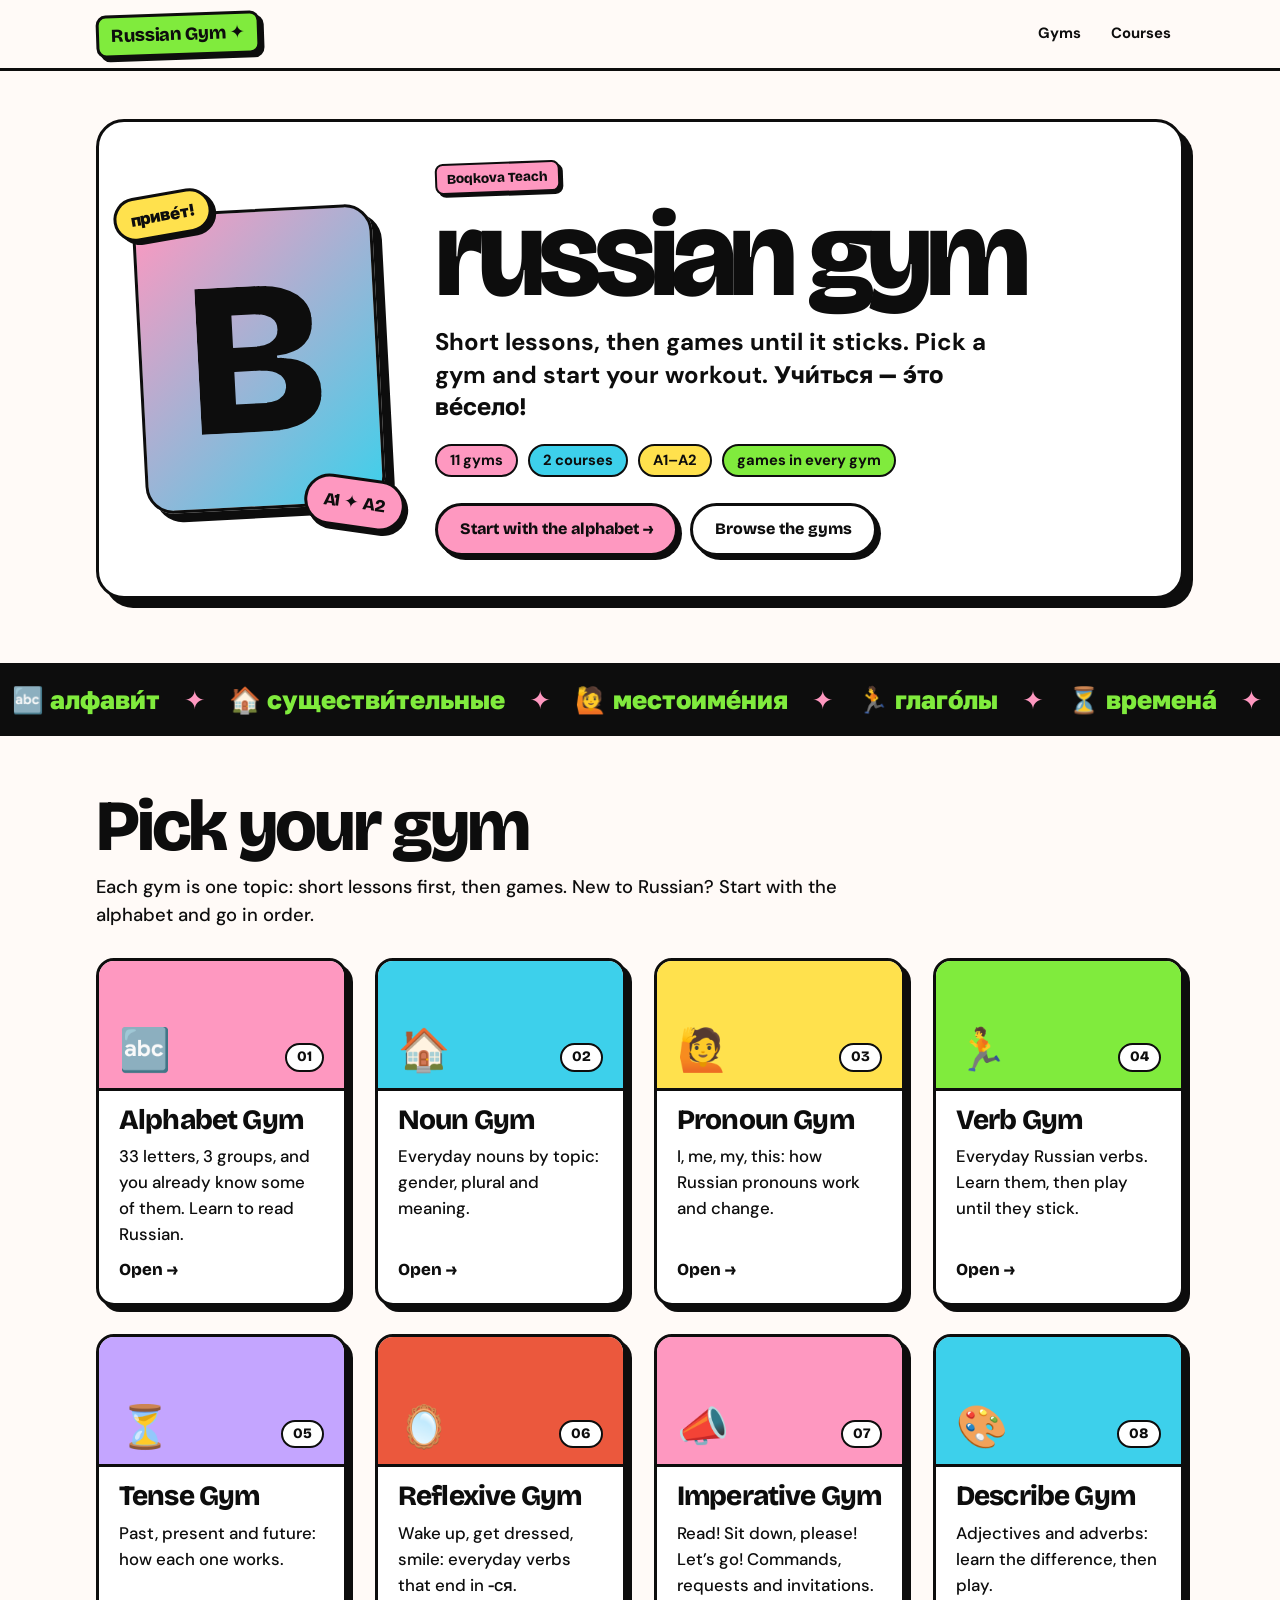
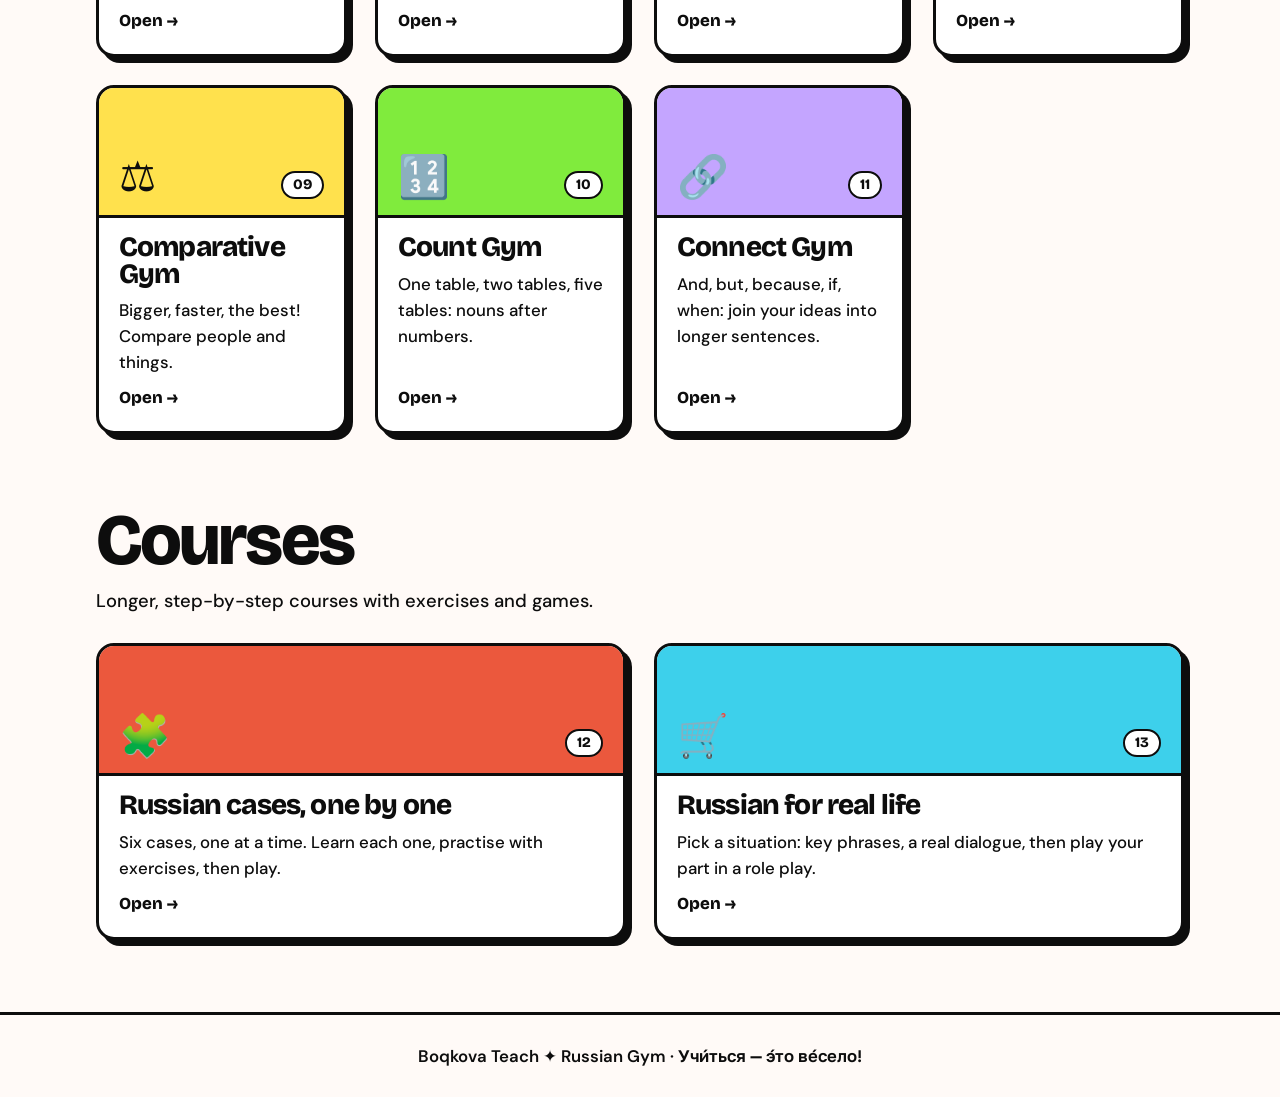
<file: index.html>
<!DOCTYPE html>
<html lang="en">
<head>
<meta charset="UTF-8">
<meta name="viewport" content="width=device-width, initial-scale=1.0">
<title>Russian Gym · Boqkova Teach</title>
<link rel="icon" href="core/favi/favicon.ico" sizes="any">
<link rel="icon" type="image/svg+xml" href="core/favi/favicon.svg">
<link rel="icon" type="image/png" sizes="32x32" href="core/favi/favicon-32.png">
<link rel="icon" type="image/png" sizes="16x16" href="core/favi/favicon-16.png">
<link rel="apple-touch-icon" href="core/favi/apple-touch-icon.png">
<link rel="preconnect" href="https://fonts.googleapis.com">
<link rel="preconnect" href="https://fonts.gstatic.com" crossorigin>
<link href="https://fonts.googleapis.com/css2?family=Bricolage+Grotesque:opsz,wght@12..96,700..800&family=Golos+Text:wght@400..900&family=DM+Sans:wght@400;500;600;700&display=swap" rel="stylesheet">
<link rel="stylesheet" href="core/css/gym.css">
<link rel="stylesheet" href="static/index.css">
<script src="core/js/transition.js"></script>
</head>
<body>

<header class="header">
  <div class="container header__inner">
    <a class="brand" href="index.html">Russian Gym ✦</a>
    <nav class="nav">
      <a class="nav__link" href="#gyms">Gyms</a>
      <a class="nav__link" href="#courses">Courses</a>
    </nav>
  </div>
</header>

<main>
  <section class="hero-wrap"><div class="container"><div class="hero">
    <div class="hero__media">
      <div class="hero__avatar" role="img" aria-label="B"><svg viewBox="0 0 440 527" aria-hidden="true"><path fill="#0d0d0d" fill-rule="evenodd" d="M0,0 L0,527 L257,527 L258,526 L284,525 L285,524 L292,524 L293,523 L311,521 L346,512 L364,505 L378,498 L396,486 L411,472 L423,456 L431,440 L437,421 L437,416 L439,409 L439,398 L440,397 L440,383 L439,382 L438,363 L431,339 L422,322 L413,310 L401,298 L382,285 L359,275 L336,269 L320,267 L319,266 L312,266 L311,265 L303,265 L302,264 L290,264 L286,262 L286,256 L287,255 L319,251 L347,243 L363,236 L377,227 L388,218 L403,199 L411,182 L416,164 L417,151 L418,150 L418,123 L417,122 L416,109 L411,91 L404,76 L393,60 L372,40 L345,24 L313,12 L282,5 L261,3 L260,2 L236,1 L235,0Z M129,307 L130,306 L223,306 L224,307 L247,308 L266,312 L280,317 L297,328 L304,336 L310,347 L313,361 L313,372 L308,390 L301,400 L286,412 L278,416 L257,422 L242,423 L241,424 L130,424 L129,423Z M129,103 L130,102 L216,102 L217,103 L228,103 L229,104 L236,104 L250,107 L271,116 L283,127 L289,137 L292,147 L293,164 L292,165 L291,175 L287,185 L283,191 L273,201 L262,208 L242,215 L226,217 L225,218 L217,218 L216,219 L130,219 L129,218Z"/></svg></div>
      <span class="hero__sticker2">приве́т!</span>
      <span class="hero__sticker">A1 ✦ A2</span>
    </div>
    <div>
      <span class="hero__chip">Boqkova Teach</span>
      <h1 class="hero__title">russian gym</h1>
      <p class="hero__lead">Short lessons, then games until it sticks. Pick a gym and start your workout. <span class="ru">Учи́ться — э́то ве́село!</span></p>
      <div class="hero__stats">
        <span class="chip" style="background:var(--pink)">11 gyms</span>
        <span class="chip">2 courses</span>
        <span class="chip" style="background:var(--yellow)">A1–A2</span>
        <span class="chip" style="background:var(--green)">games in every gym</span>
      </div>
      <div class="actions" style="justify-content:flex-start;margin-top:26px">
        <a class="btn" href="templates/alphabetGym/alphabetGym.html">Start with the alphabet →</a>
        <a class="btn btn--ghost" href="#gyms">Browse the gyms</a>
      </div>
    </div>
  </div></div></section>

  <div class="marquee">
    <div class="marquee__track" aria-hidden="true"><span>🔤 алфави́т</span><span class="marquee__star">✦</span><span>🏠 существи́тельные</span><span class="marquee__star">✦</span><span>🙋 местоиме́ния</span><span class="marquee__star">✦</span><span>🏃 глаго́лы</span><span class="marquee__star">✦</span><span>⏳ времена́</span><span class="marquee__star">✦</span><span>🧩 паде́жи</span><span class="marquee__star">✦</span><span>🎨 прилага́тельные</span><span class="marquee__star">✦</span><span>🔢 чи́сла</span><span class="marquee__star">✦</span><span>🛒 разгово́р</span><span class="marquee__star">✦</span></div>
    <div class="marquee__track" aria-hidden="true"><span>🔤 алфави́т</span><span class="marquee__star">✦</span><span>🏠 существи́тельные</span><span class="marquee__star">✦</span><span>🙋 местоиме́ния</span><span class="marquee__star">✦</span><span>🏃 глаго́лы</span><span class="marquee__star">✦</span><span>⏳ времена́</span><span class="marquee__star">✦</span><span>🧩 паде́жи</span><span class="marquee__star">✦</span><span>🎨 прилага́тельные</span><span class="marquee__star">✦</span><span>🔢 чи́сла</span><span class="marquee__star">✦</span><span>🛒 разгово́р</span><span class="marquee__star">✦</span></div>
  </div>

  <section class="section" id="gyms"><div class="container">
    <h2 class="heading">Pick your gym</h2>
    <p class="lead">Each gym is one topic: short lessons first, then games. New to Russian? Start with the alphabet and go in order.</p>
    <div class="grid">
      <a class="mode" href="templates/alphabetGym/alphabetGym.html">
        <div class="mode__banner" style="--c:var(--pink)"><span class="mode__emoji">🔤</span><span class="mode__num">01</span></div>
        <div class="mode__body"><h3 class="mode__title">Alphabet Gym</h3><p class="mode__sum">33 letters, 3 groups, and you already know some of them. Learn to read Russian.</p><span class="mode__go">Open →</span></div>
      </a>
      <a class="mode" href="templates/nounGym/nounGym.html">
        <div class="mode__banner" style="--c:var(--blue)"><span class="mode__emoji">🏠</span><span class="mode__num">02</span></div>
        <div class="mode__body"><h3 class="mode__title">Noun Gym</h3><p class="mode__sum">Everyday nouns by topic: gender, plural and meaning.</p><span class="mode__go">Open →</span></div>
      </a>
      <a class="mode" href="templates/pronounGym/pronounGym.html">
        <div class="mode__banner" style="--c:var(--yellow)"><span class="mode__emoji">🙋</span><span class="mode__num">03</span></div>
        <div class="mode__body"><h3 class="mode__title">Pronoun Gym</h3><p class="mode__sum">I, me, my, this: how Russian pronouns work and change.</p><span class="mode__go">Open →</span></div>
      </a>
      <a class="mode" href="templates/verbGym/verbGym.html">
        <div class="mode__banner" style="--c:var(--green)"><span class="mode__emoji">🏃</span><span class="mode__num">04</span></div>
        <div class="mode__body"><h3 class="mode__title">Verb Gym</h3><p class="mode__sum">Everyday Russian verbs. Learn them, then play until they stick.</p><span class="mode__go">Open →</span></div>
      </a>
      <a class="mode" href="templates/tenseGym/tenseGym.html">
        <div class="mode__banner" style="--c:var(--lilac)"><span class="mode__emoji">⏳</span><span class="mode__num">05</span></div>
        <div class="mode__body"><h3 class="mode__title">Tense Gym</h3><p class="mode__sum">Past, present and future: how each one works.</p><span class="mode__go">Open →</span></div>
      </a>
      <a class="mode" href="templates/reflexiveGym/reflexiveGym.html">
        <div class="mode__banner" style="--c:var(--red)"><span class="mode__emoji">🪞</span><span class="mode__num">06</span></div>
        <div class="mode__body"><h3 class="mode__title">Reflexive Gym</h3><p class="mode__sum">Wake up, get dressed, smile: everyday verbs that end in <span class="ru">-ся</span>.</p><span class="mode__go">Open →</span></div>
      </a>
      <a class="mode" href="templates/imperativeGym/imperativeGym.html">
        <div class="mode__banner" style="--c:var(--pink)"><span class="mode__emoji">📣</span><span class="mode__num">07</span></div>
        <div class="mode__body"><h3 class="mode__title">Imperative Gym</h3><p class="mode__sum">Read! Sit down, please! Let’s go! Commands, requests and invitations.</p><span class="mode__go">Open →</span></div>
      </a>
      <a class="mode" href="templates/describeGym/describeGym.html">
        <div class="mode__banner" style="--c:var(--blue)"><span class="mode__emoji">🎨</span><span class="mode__num">08</span></div>
        <div class="mode__body"><h3 class="mode__title">Describe Gym</h3><p class="mode__sum">Adjectives and adverbs: learn the difference, then play.</p><span class="mode__go">Open →</span></div>
      </a>
      <a class="mode" href="templates/comparativeGym/comparativeGym.html">
        <div class="mode__banner" style="--c:var(--yellow)"><span class="mode__emoji">⚖️</span><span class="mode__num">09</span></div>
        <div class="mode__body"><h3 class="mode__title">Comparative Gym</h3><p class="mode__sum">Bigger, faster, the best! Compare people and things.</p><span class="mode__go">Open →</span></div>
      </a>
      <a class="mode" href="templates/countGym/countGym.html">
        <div class="mode__banner" style="--c:var(--green)"><span class="mode__emoji">🔢</span><span class="mode__num">10</span></div>
        <div class="mode__body"><h3 class="mode__title">Count Gym</h3><p class="mode__sum">One table, two tables, five tables: nouns after numbers.</p><span class="mode__go">Open →</span></div>
      </a>
      <a class="mode" href="templates/connectGym/connectGym.html">
        <div class="mode__banner" style="--c:var(--lilac)"><span class="mode__emoji">🔗</span><span class="mode__num">11</span></div>
        <div class="mode__body"><h3 class="mode__title">Connect Gym</h3><p class="mode__sum">And, but, because, if, when: join your ideas into longer sentences.</p><span class="mode__go">Open →</span></div>
      </a>
    </div>
  </div></section>

  <section class="section" id="courses" style="padding-top:0"><div class="container">
    <h2 class="heading">Courses</h2>
    <p class="lead">Longer, step-by-step courses with exercises and games.</p>
    <div class="grid">
      <a class="mode" href="templates/casesGym/casesGym.html">
        <div class="mode__banner" style="--c:var(--red)"><span class="mode__emoji">🧩</span><span class="mode__num">12</span></div>
        <div class="mode__body"><h3 class="mode__title">Russian cases, one by one</h3><p class="mode__sum">Six cases, one at a time. Learn each one, practise with exercises, then play.</p><span class="mode__go">Open →</span></div>
      </a>
      <a class="mode" href="templates/russianForRealLife/russianForRealLife.html">
        <div class="mode__banner" style="--c:var(--blue)"><span class="mode__emoji">🛒</span><span class="mode__num">13</span></div>
        <div class="mode__body"><h3 class="mode__title">Russian for real life</h3><p class="mode__sum">Pick a situation: key phrases, a real dialogue, then play your part in a role play.</p><span class="mode__go">Open →</span></div>
      </a>
    </div>
  </div></section>
</main>

<footer class="footer">
  <div class="container">Boqkova Teach ✦ Russian Gym · <span class="ru">Учи́ться — э́то ве́село!</span></div>
</footer>

</body>
</html>
</file>
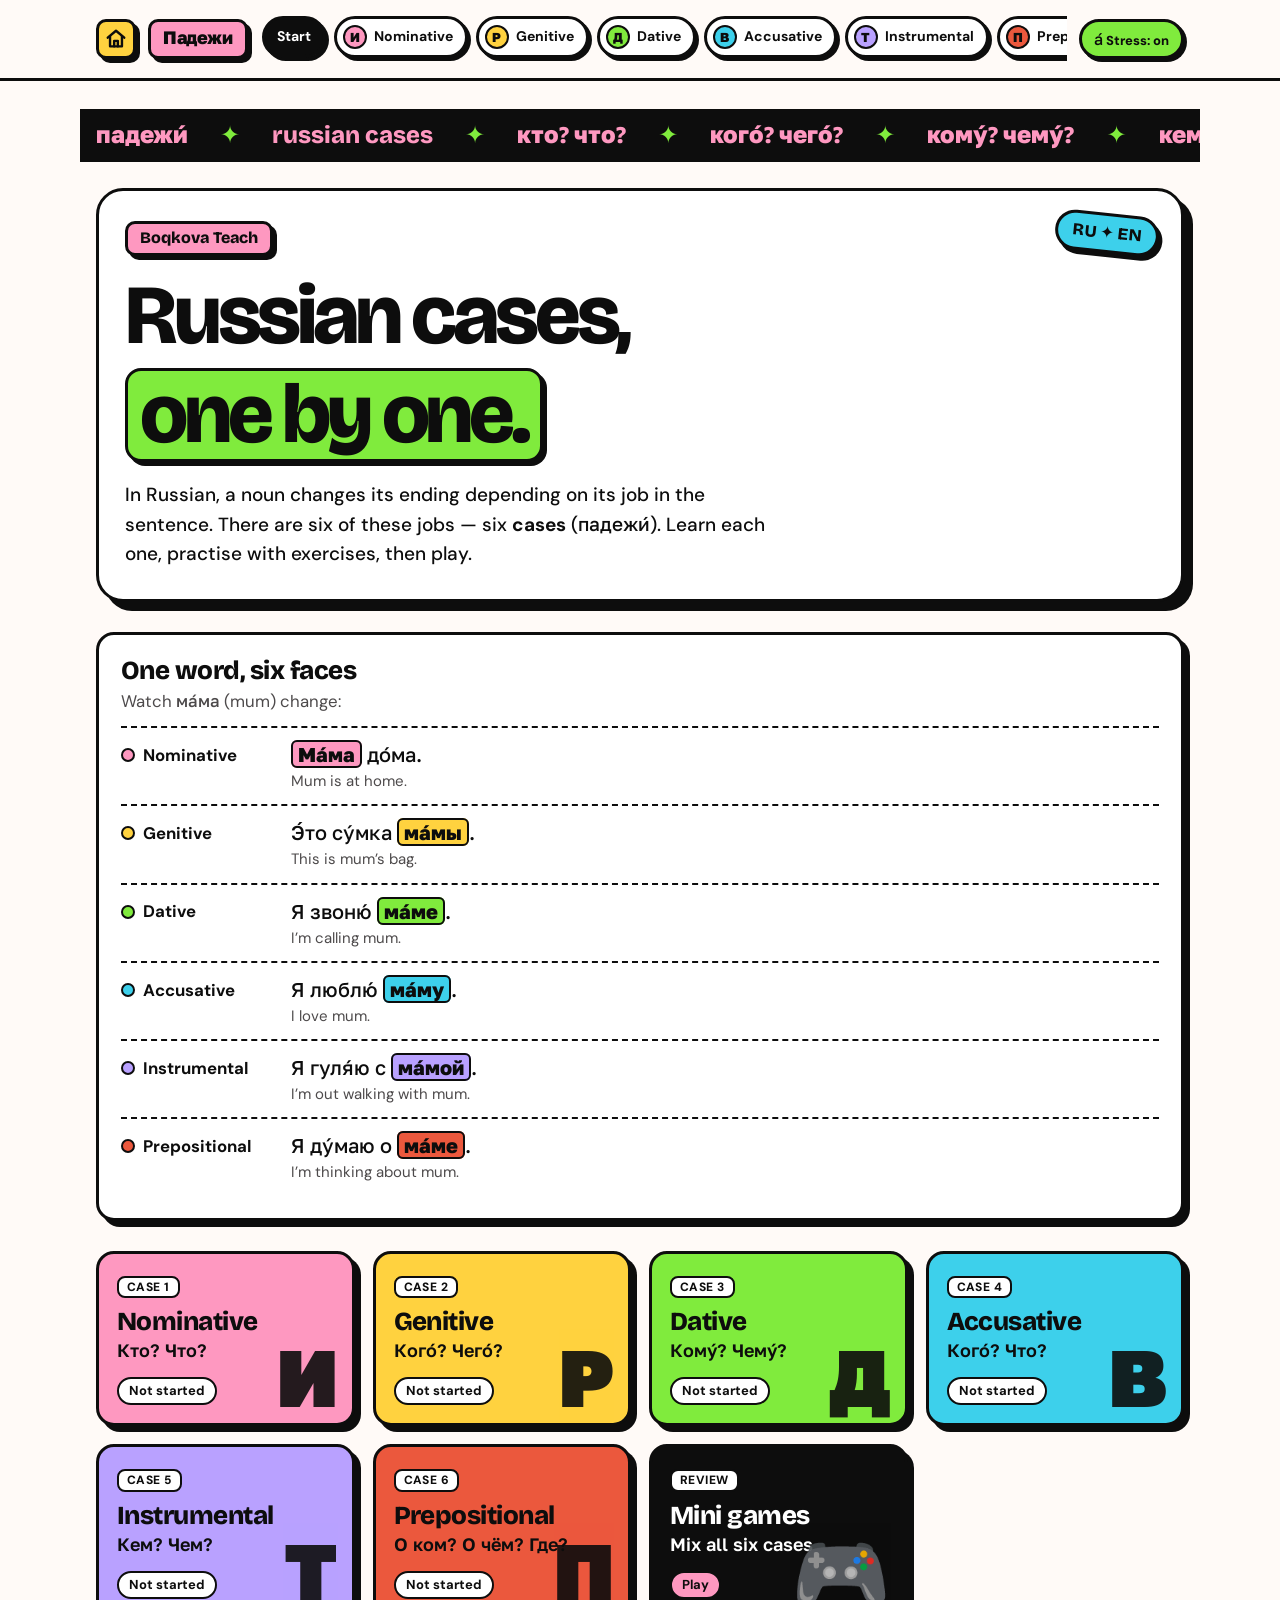
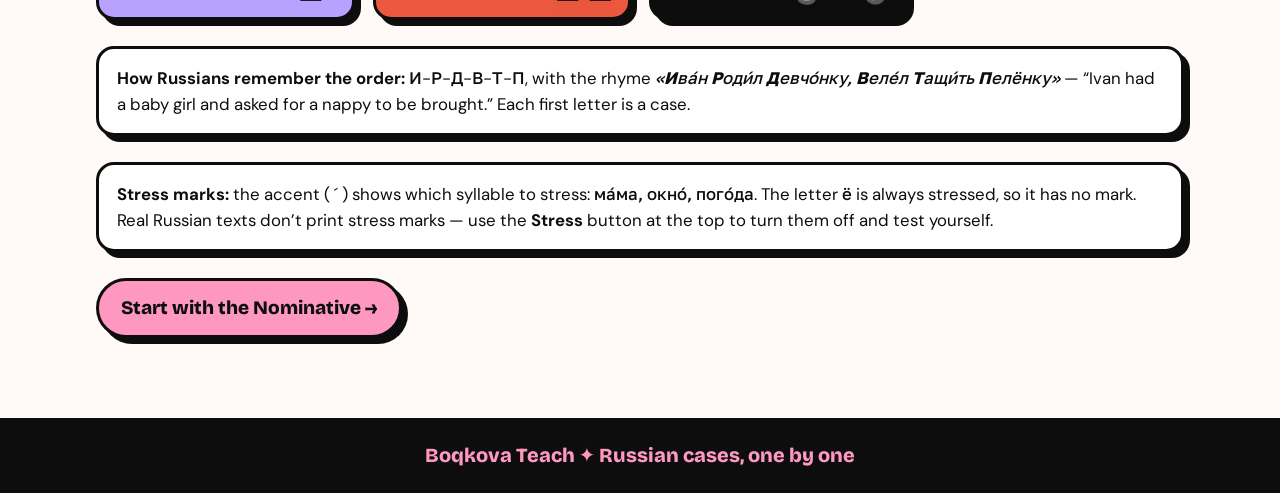
<file: templates/casesGym/casesGym.html>
<!DOCTYPE html>
<html lang="en">
<head>
<meta charset="UTF-8">
<meta name="viewport" content="width=device-width, initial-scale=1">
<title>Russian Cases, One by One</title>
<link rel="icon" href="../../core/favi/favicon.ico" sizes="any">
<link rel="icon" type="image/svg+xml" href="../../core/favi/favicon.svg">
<link rel="icon" type="image/png" sizes="32x32" href="../../core/favi/favicon-32.png">
<link rel="icon" type="image/png" sizes="16x16" href="../../core/favi/favicon-16.png">
<link rel="apple-touch-icon" href="../../core/favi/apple-touch-icon.png">
<link rel="preconnect" href="https://fonts.googleapis.com">
<link rel="preconnect" href="https://fonts.gstatic.com" crossorigin>
<link href="https://fonts.googleapis.com/css2?family=Bricolage+Grotesque:opsz,wght@12..96,700..800&family=Golos+Text:wght@400..900&family=DM+Sans:wght@400;500;600;700&display=swap" rel="stylesheet">
<link rel="stylesheet" href="static/casesGym.css">
<script src="../../core/js/transition.js"></script>
</head>
<body>
<header class="top"><div class="top-in">
  <a class="home-btn" href="../../index.html" title="Back to all gyms" aria-label="Back to all gyms"><svg viewBox="0 0 24 24" width="22" height="22" fill="none" stroke="currentColor" stroke-width="2.6" stroke-linecap="round" stroke-linejoin="round" aria-hidden="true"><path d="M3 10.5 12 3l9 7.5"/><path d="M5.5 9v11h13V9"/><path d="M10 20v-6h4v6"/></svg></a>
  <a class="logo" href="#home">Падежи</a>
  <nav class="nav" id="nav"></nav>
  <button class="stress-btn" id="stressBtn" title="Show or hide stress marks"></button>
</div></header>
<main id="main"></main>
<footer>Boqkova Teach ✦ Russian cases, one by one</footer>

<script src="static/casesGym.js"></script>
</body>
</html>
</file>
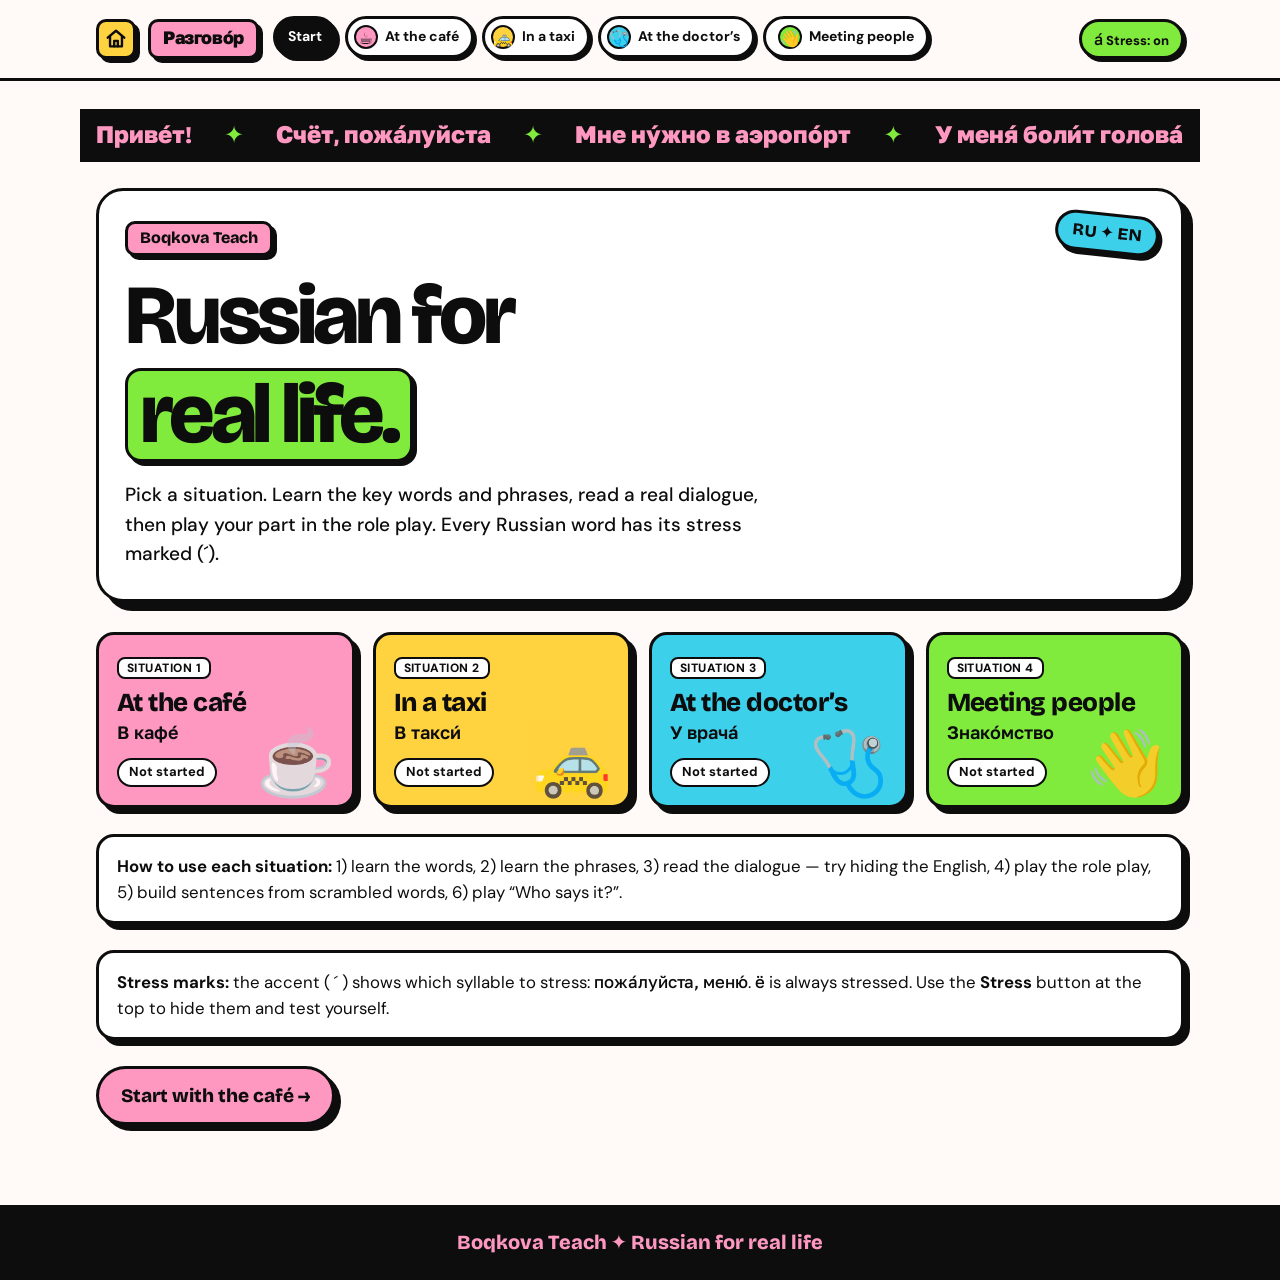
<file: templates/russianForRealLife/russianForRealLife.html>
<!DOCTYPE html>
<html lang="en">
<head>
<meta charset="UTF-8">
<meta name="viewport" content="width=device-width, initial-scale=1">
<title>Russian for Real Life · Boqkova Teach</title>
<link rel="icon" href="../../core/favi/favicon.ico" sizes="any">
<link rel="icon" type="image/svg+xml" href="../../core/favi/favicon.svg">
<link rel="icon" type="image/png" sizes="32x32" href="../../core/favi/favicon-32.png">
<link rel="icon" type="image/png" sizes="16x16" href="../../core/favi/favicon-16.png">
<link rel="apple-touch-icon" href="../../core/favi/apple-touch-icon.png">
<link rel="preconnect" href="https://fonts.googleapis.com">
<link rel="preconnect" href="https://fonts.gstatic.com" crossorigin>
<link href="https://fonts.googleapis.com/css2?family=Bricolage+Grotesque:opsz,wght@12..96,700..800&family=Golos+Text:wght@400..900&family=DM+Sans:wght@400;500;600;700&display=swap" rel="stylesheet">
<link rel="stylesheet" href="static/russianForRealLife.css">
<script src="../../core/js/transition.js"></script>
</head>
<body>
<header class="top"><div class="top-in">
  <a class="home-btn" href="../../index.html" title="Back to all gyms" aria-label="Back to all gyms"><svg viewBox="0 0 24 24" width="22" height="22" fill="none" stroke="currentColor" stroke-width="2.6" stroke-linecap="round" stroke-linejoin="round" aria-hidden="true"><path d="M3 10.5 12 3l9 7.5"/><path d="M5.5 9v11h13V9"/><path d="M10 20v-6h4v6"/></svg></a>
  <a class="logo" href="#home">Разгово́р</a>
  <nav class="nav" id="nav"></nav>
  <button class="stress-btn" id="stressBtn" title="Show or hide stress marks"></button>
</div></header>
<main id="main"></main>
<footer>Boqkova Teach ✦ Russian for real life</footer>

<script src="static/russianForRealLife.js"></script>
</body>
</html>
</file>
<file: core/css/gym.css>
/* Shared base for the Gym pages. Loaded before each page's own CSS, which overrides it. */
:root{
  --bg:#fffaf7; --surface:#fff; --ink:#0d0d0d; --muted:#4d4a4b;
  --pink:#fe98c0; --green:#80eb3d; --blue:#3dd0eb; --red:#eb583d;
  --yellow:#ffe14d; --lilac:#c4a5ff;
  --border:3px solid var(--ink); --radius:18px;
  --shadow:6px 6px 0 var(--ink); --shadow-sm:4px 4px 0 var(--ink); --shadow-lg:9px 9px 0 var(--ink);
  --font-display:"Bricolage Grotesque","Golos Text","Arial Black",system-ui,sans-serif;
  --font-ru:"Golos Text",system-ui,sans-serif;
  --font-body:"DM Sans","Golos Text",system-ui,-apple-system,"Segoe UI",sans-serif;
  --max:1120px; color-scheme:light;
}
*,*::before,*::after{box-sizing:border-box}
html{scroll-behavior:smooth}
body{margin:0;background:var(--bg);color:var(--ink);font-family:var(--font-body);font-size:1.05rem;line-height:1.55;-webkit-font-smoothing:antialiased}
::selection{background:var(--pink)}
a{color:inherit}
.container{max-width:var(--max);margin:0 auto;padding:0 16px}
.muted{color:var(--muted)}
.ru{font-family:var(--font-ru)}
.btn{display:inline-flex;align-items:center;gap:8px;padding:11px 22px;border:var(--border);border-radius:999px;background:var(--pink);font-family:var(--font-display);font-size:1rem;font-weight:800;text-decoration:none;cursor:pointer;box-shadow:var(--shadow-sm);transition:transform .12s,box-shadow .12s}
.btn:hover{transform:translate(-2px,-2px);box-shadow:var(--shadow)}
.btn:active{transform:translate(3px,3px);box-shadow:0 0 0 var(--ink)}
.btn--ghost{background:var(--surface)}
 .btn--green{background:var(--green)}
 .btn--blue{background:var(--blue)}
 .btn--red{background:var(--red)}
 .btn--yellow{background:var(--yellow)}
.btn--sm{padding:6px 14px;font-size:.9rem;box-shadow:3px 3px 0 var(--ink)}
.btn:focus-visible,.nav__link:focus-visible,.tile:focus-visible,.choice:focus-visible{outline:3px dashed var(--ink);outline-offset:4px}
.header{position:sticky;top:0;z-index:20;background:var(--bg);border-bottom:var(--border)}
.header__inner{display:flex;align-items:center;justify-content:space-between;gap:10px 18px;min-height:68px;padding-block:10px;flex-wrap:wrap}
.nav{display:flex;flex-wrap:wrap;gap:4px}
.nav__link:hover{background:var(--surface);border-color:var(--ink)}
.nav__link.is-active{background:var(--ink);color:var(--bg)}
.seg{display:flex;border:var(--border);border-radius:999px;overflow:hidden;background:var(--surface)}
.seg button{border:0;background:none;padding:5px 12px;font-weight:800;font-family:var(--font-display);cursor:pointer}
.seg button+button{border-left:2px solid var(--ink)}
.seg button.is-on{background:var(--blue)}
.xp.bump{animation:bump .4s}
@keyframes bump{50%{transform:rotate(-4deg) scale(1.2)}}
@keyframes marquee{to{transform:translateX(-100%)}}
.section{padding:56px 0 72px}
.heading{margin:0 0 12px;font-family:var(--font-display);font-size:clamp(2.4rem,7vw,4.5rem);font-weight:800;line-height:.95;letter-spacing:-.04em}
.hero-wrap{padding:48px 0 64px}
.hero{display:flex;align-items:center;gap:56px;padding:40px;border:var(--border);border-radius:28px;background:var(--surface);box-shadow:var(--shadow-lg)}
.hero__media{position:relative;flex-shrink:0}
.hero__chip{display:inline-block;padding:3px 10px;border:2px solid var(--ink);border-radius:8px;background:var(--pink);font-family:var(--font-display);font-weight:800;font-size:.85rem;box-shadow:3px 3px 0 var(--ink);transform:rotate(-2deg)}
.hero__title{margin:14px 0 0;font-family:var(--font-display);font-size:clamp(5rem,17vw,11rem);font-weight:800;line-height:.8;letter-spacing:-.06em}
.hero__lead{max-width:34ch;margin:22px 0 0;font-size:clamp(1.15rem,2.4vw,1.5rem);font-weight:700;line-height:1.3}
.hero__stats{display:flex;flex-wrap:wrap;gap:10px;margin-top:22px}
.chip{display:inline-block;padding:3px 13px;border:2px solid var(--ink);border-radius:999px;background:var(--blue);font-size:.92rem;font-weight:700}
.grid{display:grid;grid-template-columns:repeat(auto-fit,minmax(240px,1fr));gap:28px}
.mode{display:flex;flex-direction:column;border:var(--border);border-radius:var(--radius);background:var(--surface);overflow:hidden;box-shadow:var(--shadow);text-decoration:none;transition:transform .15s,box-shadow .15s}
.mode:hover{transform:translate(-3px,-3px) rotate(-1deg);box-shadow:var(--shadow-lg)}
.mode__banner{display:flex;align-items:flex-end;justify-content:space-between;min-height:130px;padding:16px 20px;border-bottom:var(--border);background:var(--c)}
.mode__emoji{font-size:2.6rem;line-height:1}
.mode__num{font-family:var(--font-display);font-weight:800;font-size:.9rem;border:2px solid var(--ink);background:var(--surface);border-radius:999px;padding:1px 10px}
.mode__body{padding:16px 20px 20px;display:flex;flex-direction:column;gap:10px;flex:1}
.mode__title{margin:0;font-family:var(--font-display);font-size:1.75rem;font-weight:800;line-height:.95;letter-spacing:-.03em}
.mode__sum{margin:0;font-weight:500;flex:1}
.mode__go{font-family:var(--font-display);font-weight:800}
.search{flex:1 1 240px;padding:11px 18px;border:var(--border);border-radius:999px;font:inherit;font-weight:600;background:var(--surface);box-shadow:var(--shadow-sm);outline:none}
.search:focus{background:#fffbe0}
.tile:hover .tile__en{color:var(--ink)}
/* modal */
.modal{position:fixed;inset:0;z-index:50;display:none;place-items:center;padding:16px;background:rgba(13,13,13,.45)}
.modal.is-open{display:grid}
@keyframes pop{from{transform:scale(.9) rotate(-2deg);opacity:0}}
.modal__close{position:absolute;top:14px;right:14px}
.detail__body{padding:22px 28px 28px;display:flex;flex-direction:column;gap:20px}
.label{font-family:var(--font-display);font-weight:800;font-size:.85rem;text-transform:uppercase;letter-spacing:.06em;margin:0 0 8px}
.example{padding:14px 16px;border:2px dashed var(--ink);border-radius:14px;background:#fffbe0}
.example p{margin:0}
/* games */
.game{max-width:760px;margin:0 auto}
.game__bar{display:flex;flex-wrap:wrap;align-items:center;justify-content:space-between;gap:12px;margin-bottom:20px}
.progress{flex:1 1 200px;height:20px;border:var(--border);border-radius:999px;background:var(--surface);overflow:hidden}
.progress__fill{height:100%;background:var(--green);border-right:3px solid var(--ink);transition:width .3s;width:0}
.score{font-family:var(--font-display);font-weight:800;font-size:1.2rem;padding:4px 14px;border:var(--border);border-radius:999px;background:var(--yellow);box-shadow:3px 3px 0 var(--ink)}
.stage{padding:32px;border:var(--border);border-radius:24px;background:var(--surface);box-shadow:var(--shadow-lg);text-align:center}
.stage--pink{background:var(--pink)}
.choices{display:grid;grid-template-columns:1fr 1fr;gap:14px}
.choice:hover{transform:translate(-2px,-2px);background:var(--yellow)}
.choice.ok{background:var(--green)}
 .choice.bad{background:var(--red);animation:shake .35s}
.choice:disabled{cursor:default}
@keyframes shake{25%{transform:translateX(-6px)}75%{transform:translateX(6px)}}
.actions{display:flex;flex-wrap:wrap;gap:12px;justify-content:center;margin-top:16px}
.toggle-row{display:flex;flex-wrap:wrap;gap:8px;justify-content:center;margin-bottom:18px}
.answer{width:100%;max-width:380px;padding:14px 20px;border:var(--border);border-radius:16px;font-family:var(--font-ru);font-size:1.6rem;font-weight:800;text-align:center;outline:none;background:var(--bg)}
.answer:focus{background:#fffbe0}
.answer.ok{background:var(--green)}
 .answer.bad{background:var(--red);animation:shake .35s}
.kbd{display:flex;flex-direction:column;gap:6px;align-items:center;margin-top:22px}
.kbd__row{display:flex;gap:5px;flex-wrap:wrap;justify-content:center}
.key{min-width:36px;height:40px;padding:0 6px;border:2px solid var(--ink);border-radius:9px;background:var(--bg);font-family:var(--font-ru);font-weight:800;font-size:1.05rem;cursor:pointer;box-shadow:2px 2px 0 var(--ink)}
.key:active{transform:translate(2px,2px);box-shadow:none}
.key--wide{min-width:70px;background:var(--pink)}
.blank.filled{color:var(--ink);background:var(--green);border-radius:8px 8px 0 0;padding:0 8px}
.flip{perspective:1200px;width:min(440px,100%);margin:0 auto;aspect-ratio:4/3;cursor:pointer}
.flip__inner{position:relative;width:100%;height:100%;transition:transform .55s cubic-bezier(.3,1.4,.5,1);transform-style:preserve-3d}
.flip.is-flipped .flip__inner{transform:rotateY(180deg)}
.flip__face{position:absolute;inset:0;display:flex;flex-direction:column;align-items:center;justify-content:center;gap:10px;padding:24px;border:var(--border);border-radius:24px;box-shadow:var(--shadow-lg);backface-visibility:hidden;-webkit-backface-visibility:hidden}
.flip__back{background:var(--surface);transform:rotateY(180deg)}
.flip__big{font-family:var(--font-ru);font-weight:900;font-size:clamp(2.2rem,8vw,3.4rem);line-height:1;text-align:center}
.flip__hint{font-weight:700;font-size:.9rem;opacity:.7}
.mini{display:flex;flex-wrap:wrap;gap:6px;justify-content:center;font-family:var(--font-ru);font-weight:700}
.mem{display:grid;grid-template-columns:repeat(4,1fr);gap:12px}
.mcard{aspect-ratio:1/1;perspective:800px;cursor:pointer;border:0;background:none;padding:0}
.mcard__inner{position:relative;width:100%;height:100%;transition:transform .4s;transform-style:preserve-3d}
.mcard.up .mcard__inner{transform:rotateY(180deg)}
.mcard.done .mcard__front{background:var(--green)}
.mcard.done{animation:bump .4s}
.result__big{font-family:var(--font-display);font-weight:800;font-size:clamp(3.5rem,14vw,7rem);line-height:.9;letter-spacing:-.05em;margin:6px 0}
.result__msg{font-family:var(--font-ru);font-weight:800;font-size:1.5rem;margin:6px 0 4px}
.review{margin:18px auto 0;text-align:left;max-width:420px;display:flex;flex-direction:column;gap:6px}
.review div{padding:6px 12px;border:2px solid var(--ink);border-radius:10px;background:var(--bg);font-family:var(--font-ru);font-weight:600}
.footer{border-top:var(--border);padding:28px 0;text-align:center;font-weight:600}
.burst{position:fixed;z-index:99;pointer-events:none;font-size:1.6rem;font-weight:900;animation:fly 1.3s ease-out forwards}
@keyframes fly{to{transform:translate(var(--dx),var(--dy)) rotate(var(--r));opacity:0}}
/* Back to index.html: coloured square with a house icon, same height, radius, shadow and tilt as .brand */
.header__home{display:flex;align-items:center;gap:12px}
.home-btn{display:inline-grid;place-items:center;width:calc(1.15rem*1.55 + 14px);height:calc(1.15rem*1.55 + 14px);border:var(--border);border-radius:10px;background:var(--pink);color:var(--ink);box-shadow:var(--shadow-sm);transform:rotate(-2deg);transition:transform .12s,box-shadow .12s}
.home-btn svg{display:block}
.home-btn:hover{transform:rotate(-2deg) translate(-2px,-2px);box-shadow:6px 6px 0 var(--ink)}
.home-btn:active{transform:rotate(-2deg) translate(2px,2px);box-shadow:2px 2px 0 var(--ink)}
.home-btn:focus-visible{outline:3px dashed var(--ink);outline-offset:4px}
</file>
<file: static/index.css>
/* Index-only rules. Copied from the Gym pages' base, which keeps these per page. */
.brand{padding:4px 12px;border:var(--border);border-radius:10px;background:var(--green);box-shadow:var(--shadow-sm);font-family:var(--font-display);font-size:1.15rem;font-weight:800;letter-spacing:-.02em;text-decoration:none;transform:rotate(-2deg);white-space:nowrap}
.nav__link{padding:5px 11px;border:2px solid transparent;border-radius:999px;font-weight:700;text-decoration:none;font-size:.93rem;transition:background .12s,border-color .12s}
.marquee{display:flex;overflow:hidden;border-block:var(--border);background:var(--ink);color:var(--green);font-family:var(--font-ru);font-size:clamp(1.1rem,3vw,1.6rem);font-weight:800;white-space:nowrap;user-select:none}
.marquee__track{display:flex;flex-shrink:0;align-items:center;gap:24px;padding:14px 12px;animation:marquee 45s linear infinite}
.marquee__star{color:var(--pink)}
@media (prefers-reduced-motion:reduce){.marquee__track{animation:none}html{scroll-behavior:auto}}
.lead{margin:0 0 28px;font-size:1.15rem;font-weight:500;max-width:62ch}
.hero__avatar{display:grid;place-items:center;width:240px;aspect-ratio:4/5;border:var(--border);border-radius:28px;background:linear-gradient(135deg,var(--pink),var(--blue));box-shadow:var(--shadow-lg);transform:rotate(-3deg);font-family:var(--font-ru);font-size:5.2rem;font-weight:900;line-height:1;text-align:center}
.hero__avatar svg{display:block;width:52%;height:auto}
.hero__sticker{position:absolute;right:-26px;bottom:-20px;padding:9px 16px;border:var(--border);border-radius:999px;background:var(--pink);box-shadow:var(--shadow-sm);font-family:var(--font-display);font-size:1.1rem;font-weight:800;white-space:nowrap;transform:rotate(8deg)}
.hero__sticker2{position:absolute;left:-26px;top:-16px;padding:6px 14px;border:var(--border);border-radius:999px;background:var(--yellow);box-shadow:var(--shadow-sm);font-family:var(--font-ru);font-weight:800;transform:rotate(-10deg);white-space:nowrap}
.hero__title{font-size:clamp(3.6rem,11vw,7.6rem)}

@media (max-width:760px){
  .hero{flex-direction:column;align-items:flex-start;gap:40px;padding:28px 22px}
  .hero__avatar{width:180px;font-size:4rem}
  .nav{order:3;width:100%}
}
</file>
<file: templates/casesGym/static/casesGym.css>
:root{
  --bg:#fffaf7; --surface:#ffffff; --ink:#0d0d0d; --muted:#4d4a4b;
  --pink:#fe98c0; --green:#80eb3d; --blue:#3dd0eb; --red:#eb583d; --yellow:#ffd23f; --lilac:#b9a1ff;
  --bw:3px; --border:3px solid var(--ink);
  --radius:18px; --shadow:6px 6px 0 var(--ink); --shadow-sm:4px 4px 0 var(--ink); --shadow-lg:9px 9px 0 var(--ink);
  --display:"Bricolage Grotesque","Golos Text","Arial Black",system-ui,sans-serif;
  --body:"DM Sans","Golos Text",system-ui,-apple-system,"Segoe UI",sans-serif;
  --ok:#80eb3d; --bad:#eb583d;
  --c:#fe98c0; --c-soft:#ffe3ee;
}
*{box-sizing:border-box}
html,body{margin:0}
body{background:var(--bg);color:var(--ink);font-family:var(--body);font-size:16.8px;line-height:1.55;-webkit-font-smoothing:antialiased}
h1,h2,h3{font-family:var(--display);font-weight:800;line-height:1.05;margin:0;letter-spacing:-.02em}
.ru{font-family:"Golos Text",var(--body);font-weight:500}
button{font:inherit;cursor:pointer;color:inherit}
a{color:inherit}
.box{background:var(--surface);border:var(--border);border-radius:var(--radius);box-shadow:var(--shadow)}
.press{transition:transform .12s,box-shadow .12s}
.press:hover{transform:translate(-2px,-2px);box-shadow:8px 8px 0 var(--ink)}
.press:active{transform:translate(3px,3px);box-shadow:2px 2px 0 var(--ink)}

/* top bar */
.top{position:sticky;top:0;z-index:20;background:var(--bg);border-bottom:var(--border)}
.top-in{max-width:1120px;margin:0 auto;padding:12px 16px;display:flex;align-items:center;gap:12px}
.logo{font-family:var(--display);font-weight:800;font-size:18px;text-decoration:none;white-space:nowrap;background:var(--pink);border:var(--border);border-radius:10px;box-shadow:var(--shadow-sm);padding:3px 12px;letter-spacing:-.02em}
.logo span{color:var(--ink)}
.nav{display:flex;gap:8px;overflow-x:auto;scrollbar-width:none;flex:1;padding:4px 6px 8px 2px}
.nav::-webkit-scrollbar{display:none}
.nav a{flex:none;text-decoration:none;font-weight:700;font-size:14px;padding:6px 12px 6px 6px;border-radius:999px;border:var(--border);background:var(--surface);display:flex;gap:7px;align-items:center;box-shadow:3px 3px 0 var(--ink)}
.nav a:first-child,.nav a:last-child{padding-left:12px}
.nav a .l{font-family:"Golos Text";font-weight:800;width:24px;height:24px;border-radius:50%;display:grid;place-items:center;color:var(--ink);font-size:13px;border:2px solid var(--ink)}
.nav a.on{background:var(--ink);color:#fff}
.nav a .done{font-weight:800}
.stress-btn{flex:none;border:var(--border);background:var(--green);color:var(--ink);font-weight:800;font-size:13px;padding:5px 12px;border-radius:999px;white-space:nowrap;box-shadow:3px 3px 0 var(--ink)}
.stress-btn .ru{font-size:16px}
.stress-btn.off{background:var(--surface)}

main{max-width:1120px;margin:0 auto;padding:28px 16px 80px}
.view{display:none}.view.on{display:block;animation:fade .3s ease}
@keyframes fade{from{opacity:0;transform:translateY(6px)}to{opacity:1}}

/* marquee */
.marquee{background:var(--ink);color:var(--pink);font-family:var(--display);font-weight:800;font-size:24px;overflow:hidden;white-space:nowrap;padding:8px 0;margin:0 -16px 26px;border-radius:0}
.marquee div{display:inline-block;animation:mq 28s linear infinite}
.marquee span{margin:0 16px}
.marquee .s{color:var(--green)}
@keyframes mq{from{transform:translateX(0)}to{transform:translateX(-50%)}}

/* home */
.hero{background:var(--surface);border:var(--border);border-radius:27px;box-shadow:var(--shadow-lg);padding:30px 26px;margin-bottom:30px;position:relative;overflow:hidden}
.hero .tag{display:inline-block;font-family:var(--display);font-weight:800;background:var(--pink);border:var(--border);border-radius:10px;box-shadow:var(--shadow-sm);padding:2px 12px;font-size:16px}
.hero h1{font-size:clamp(40px,8vw,84px);margin-top:16px;letter-spacing:-.05em}
.hero h1 em{font-style:normal;background:var(--green);border:var(--border);border-radius:16px;padding:0 12px;box-shadow:var(--shadow-sm);display:inline-block;margin-top:8px}
.hero p{max-width:640px;font-size:19px;font-weight:500;margin:18px 0 0}
.hero .sticker{position:absolute;right:22px;top:22px;background:var(--blue);border:var(--border);border-radius:999px;box-shadow:var(--shadow-sm);font-family:var(--display);font-weight:800;padding:4px 14px;transform:rotate(6deg)}
.face{background:var(--surface);border:var(--border);border-radius:var(--radius);box-shadow:var(--shadow);padding:22px;margin:0 0 30px}
.face h2{font-size:26px;margin-bottom:4px}
.face .sub{color:var(--muted);margin:0 0 12px}
.face-row{display:grid;grid-template-columns:160px 1fr;gap:10px;padding:11px 0;border-top:2px dashed var(--ink);align-items:baseline}
.face-row .cn{font-weight:700;display:flex;gap:8px;align-items:center}
.dot{width:14px;height:14px;border-radius:50%;flex:none;border:2px solid var(--ink)}
.face-row .ru{font-size:20px}
.face-row .en{color:var(--muted);font-size:15px}
.grid{display:grid;grid-template-columns:repeat(auto-fill,minmax(240px,1fr));gap:18px}
.ccard{text-decoration:none;background:var(--cc,var(--surface));border:var(--border);border-radius:var(--radius);box-shadow:var(--shadow);padding:18px;position:relative;overflow:hidden;display:block;transition:transform .12s,box-shadow .12s;min-height:170px}
.ccard:hover{transform:translate(-3px,-3px);box-shadow:9px 9px 0 var(--ink)}
.ccard .big{font-family:"Golos Text";font-weight:900;font-size:80px;line-height:1;position:absolute;right:14px;bottom:6px;opacity:.9;-webkit-text-stroke:0}
.ccard .num{display:inline-block;font-size:12px;font-weight:800;letter-spacing:.04em;text-transform:uppercase;background:var(--surface);border:2px solid var(--ink);border-radius:8px;padding:0 8px}
.ccard h3{font-size:26px;margin:10px 0 2px}
.ccard .q{font-family:"Golos Text";font-size:18px;font-weight:600}
.ccard .badge{display:inline-block;margin-top:12px;font-size:13px;font-weight:700;padding:2px 10px;border-radius:999px;background:var(--surface);border:2px solid var(--ink)}
.ccard .bar{display:none}
.note{background:var(--surface);border:var(--border);border-radius:var(--radius);box-shadow:var(--shadow);padding:16px 18px;margin-top:26px}
.cta{display:inline-flex;align-items:center;gap:8px;margin-top:26px;padding:12px 22px;border-radius:999px;background:var(--pink);color:var(--ink);text-decoration:none;font-family:var(--display);font-weight:800;font-size:19px;border:var(--border);box-shadow:var(--shadow);transition:transform .12s,box-shadow .12s}
.cta:hover{transform:translate(-2px,-2px);box-shadow:8px 8px 0 var(--ink)}

/* case page */
.case-head{border-radius:27px;padding:28px 24px;color:var(--ink);background:var(--c);position:relative;overflow:hidden;border:var(--border);box-shadow:var(--shadow-lg)}
.case-head .big{position:absolute;right:16px;bottom:-30px;font-family:"Golos Text";font-weight:900;font-size:200px;line-height:1;color:var(--surface);-webkit-text-stroke:3px var(--ink)}
.case-head .num{display:inline-block;font-weight:800;font-size:13px;text-transform:uppercase;background:var(--surface);border:var(--border);border-radius:10px;padding:1px 10px;box-shadow:var(--shadow-sm)}
.case-head h1{font-size:clamp(40px,8vw,76px);margin:14px 0 4px;letter-spacing:-.04em}
.case-head .rn{font-family:"Golos Text";font-size:22px;font-weight:700}
.case-head .qs{display:inline-flex;gap:10px;align-items:baseline;margin-top:14px;background:var(--surface);border:var(--border);box-shadow:var(--shadow-sm);padding:6px 14px;border-radius:12px;position:relative}
.case-head .qs .ru{font-size:22px;font-weight:800}
.case-head .big{z-index:0}
.case-head>*:not(.big){position:relative;z-index:1}
.case-head p.sum{max-width:600px;margin:16px 0 0;font-size:18px;font-weight:500;position:relative}
section.blk{margin-top:40px}
section.blk>h2{font-size:28px;margin-bottom:16px;display:flex;align-items:center;gap:12px}
section.blk>h2 .n{width:38px;height:38px;border-radius:12px;background:var(--c);border:var(--border);box-shadow:3px 3px 0 var(--ink);display:grid;place-items:center;font-size:18px;flex:none}
.uses{display:grid;grid-template-columns:repeat(auto-fill,minmax(250px,1fr));gap:16px}
.use{background:var(--surface);border:var(--border);border-radius:var(--radius);box-shadow:var(--shadow);padding:16px 18px}
.use h3{font-size:19px;letter-spacing:-.01em}
.use p{margin:4px 0 10px;color:var(--muted);font-size:15px}
.use .ru{font-size:19px}
.use .en{font-size:14px;color:var(--muted)}
b.hl{color:var(--ink);background:var(--c);padding:0 5px;border-radius:6px;border:2px solid var(--ink);font-weight:800}
.tbl-wrap{overflow-x:auto;background:var(--surface);border:var(--border);border-radius:var(--radius);box-shadow:var(--shadow)}
table{border-collapse:collapse;width:100%;min-width:520px}
th,td{padding:12px 14px;text-align:left;border-bottom:2px solid var(--ink);vertical-align:top}
th{font-size:13px;text-transform:uppercase;letter-spacing:.05em;font-weight:800;background:var(--c)}
td .end{font-family:"Golos Text";font-weight:800;font-size:18px;background:var(--c-soft);padding:0 6px;border-radius:6px}
td .ex{font-family:"Golos Text";font-size:16px}
tr:last-child td{border-bottom:none}
.plural{margin-top:14px;font-size:15px;color:var(--muted)}
.plural b{color:var(--ink)}
.pron{display:flex;flex-wrap:wrap;gap:10px;margin-top:14px}
.pron div{background:var(--surface);border:var(--border);border-radius:12px;padding:6px 10px;text-align:center;min-width:74px;box-shadow:3px 3px 0 var(--ink)}
.pron small{display:block;color:var(--muted);font-size:12px;font-weight:700}
.pron .ru{font-weight:800;font-size:17px}
.exs{display:grid;gap:12px}
.exl{background:var(--surface);border:var(--border);border-radius:14px;box-shadow:var(--shadow-sm);padding:12px 16px;display:flex;justify-content:space-between;gap:12px;flex-wrap:wrap;align-items:baseline}
.exl .ru{font-size:20px}
.exl .en{color:var(--muted)}
.tip{background:var(--c);border:var(--border);border-radius:var(--radius);box-shadow:var(--shadow);padding:16px 18px;margin-top:20px}
.tip strong{font-family:var(--display);font-weight:800}

/* exercises */
.ex-top{display:flex;justify-content:space-between;align-items:center;gap:10px;flex-wrap:wrap;margin-bottom:16px}
.seg{display:inline-flex;background:var(--surface);border:var(--border);border-radius:999px;padding:3px;box-shadow:3px 3px 0 var(--ink)}
.seg button{border:none;background:none;padding:6px 14px;border-radius:999px;font-weight:800;font-size:14px}
.seg button.on{background:var(--ink);color:#fff}
.score-pill{font-weight:800;background:var(--green);border:var(--border);padding:5px 12px;border-radius:999px;box-shadow:3px 3px 0 var(--ink)}
.q-card{background:var(--surface);border:var(--border);border-radius:var(--radius);box-shadow:var(--shadow-sm);padding:14px 18px;margin-bottom:14px}
.q-card .qn{display:inline-block;font-size:12px;font-weight:800;background:var(--c);border:2px solid var(--ink);border-radius:8px;padding:0 8px}
.q-card .ru.sent{font-size:20px;margin:8px 0 12px}
.q-card .blank{display:inline-block;min-width:70px;border-bottom:3px solid var(--ink);text-align:center;font-weight:800}
.q-card .base{color:var(--muted);font-size:16px}
.opts{display:flex;flex-wrap:wrap;gap:10px}
.opt{font-family:"Golos Text";font-weight:600;font-size:18px;padding:7px 16px;border-radius:12px;border:var(--border);background:var(--surface);box-shadow:3px 3px 0 var(--ink);transition:transform .1s,box-shadow .1s}
.opt:hover:not(:disabled){background:var(--c-soft)}
.opt:active:not(:disabled){transform:translate(2px,2px);box-shadow:1px 1px 0 var(--ink)}
.opt.right{background:var(--green)}
.opt.wrong{background:var(--red);text-decoration:line-through}
.opt:disabled{cursor:default}
.fb{margin-top:10px;font-size:15px;display:none}
.fb.show{display:block}
.fb .en{color:var(--muted)}
.type-row{display:flex;gap:10px;flex-wrap:wrap}
.type-row input{font-family:"Golos Text";font-size:19px;padding:7px 12px;border-radius:12px;border:var(--border);background:var(--bg);flex:1;min-width:160px;outline:none}
.type-row input:focus{background:var(--c-soft)}
.type-row input.right{background:var(--green)}
.type-row input.wrong{background:var(--red)}
.btn{border:var(--border);background:var(--ink);color:#fff;font-weight:800;padding:7px 16px;border-radius:12px;box-shadow:3px 3px 0 var(--ink)}
.btn.c{background:var(--c);color:var(--ink)}
.btn.ghost{background:var(--surface);color:var(--ink)}
.btn.light{background:var(--pink);color:var(--ink);border-color:var(--ink);box-shadow:4px 4px 0 var(--pink)}
.kb{margin-top:12px;display:none;gap:5px;flex-direction:column}
.kb.show{display:flex}
.kb .r{display:flex;gap:4px;justify-content:center}
.kb button{flex:1;max-width:38px;padding:7px 0;border:2px solid var(--ink);background:var(--surface);border-radius:8px;font-family:"Golos Text";font-weight:600;font-size:17px;box-shadow:2px 2px 0 var(--ink)}
.kb button.w{max-width:80px;flex:2;font-size:14px;font-weight:800}

/* games */
.game{background:var(--ink);color:#fff;border:var(--border);border-radius:27px;box-shadow:9px 9px 0 var(--c);padding:22px;position:relative;overflow:hidden}
.game h3{font-size:26px;color:var(--pink)}
.game .gsub{color:#d6d0d3;margin:6px 0 14px;font-size:15px}
.g-stats{display:flex;gap:10px;flex-wrap:wrap;margin-bottom:12px}
.g-stats div{background:var(--surface);color:var(--ink);border:2px solid var(--ink);padding:3px 12px;border-radius:999px;font-weight:800;font-size:14px}
.timer{height:14px;background:#2a2a2a;border:2px solid #fff;border-radius:99px;overflow:hidden;margin-bottom:16px}
.timer i{display:block;height:100%;background:var(--c);width:100%;transition:width .1s linear}
.g-word{text-align:center;padding:10px 0 4px}
.g-word .ru{font-size:42px;font-weight:800}
.g-word .ask{color:#d6d0d3;font-size:15px;margin-top:2px}
.g-opts{display:grid;grid-template-columns:repeat(auto-fit,minmax(140px,1fr));gap:12px;margin-top:16px}
.g-opts button{background:var(--surface);color:var(--ink);border:3px solid var(--surface);border-radius:16px;padding:13px;font-family:"Golos Text";font-weight:700;font-size:22px;box-shadow:5px 5px 0 var(--c);transition:transform .08s}
.g-opts button:active{transform:translate(3px,3px);box-shadow:2px 2px 0 var(--c)}
.g-opts button.right{background:var(--green);border-color:var(--green)}
.g-opts button.wrong{background:var(--red);border-color:var(--red)}
.g-center{text-align:center;padding:16px 0}
.g-center .bigscore{font-family:var(--display);font-size:64px;font-weight:800;color:var(--green)}
.pop{position:absolute;right:24px;top:22px;font-family:var(--display);font-weight:800;font-size:22px;color:var(--green);opacity:0;transition:all .5s}
.pop.go{opacity:1;transform:translateY(-14px)}
.games-grid{display:grid;gap:30px}
.det-sent{font-family:"Golos Text";font-size:26px;font-weight:500;text-align:center;padding:10px 0}
.det-sent b{color:var(--ink);background:var(--yellow);padding:0 6px;border-radius:8px}
.det-en{text-align:center;color:#d6d0d3;min-height:24px;font-size:15px}
.det-opts{display:grid;grid-template-columns:repeat(3,1fr);gap:10px;margin-top:14px}
.det-opts button{border:3px solid var(--surface);border-radius:14px;padding:10px 6px;font-weight:800;color:var(--ink) !important;font-size:15px}
.det-opts button small{display:block;font-family:"Golos Text";font-weight:600}
.det-opts button.dim{opacity:.3}
.det-opts button.right{outline:4px solid var(--green);outline-offset:2px}
.chips{display:flex;flex-wrap:wrap;gap:10px;justify-content:center;min-height:50px;margin:10px 0 16px}
.chip{font-family:"Golos Text";font-size:20px;padding:5px 14px;border-radius:999px;background:var(--surface);color:var(--ink);border:3px solid var(--surface);font-weight:800;box-shadow:3px 3px 0 var(--pink)}
.chip.sel{background:var(--yellow);border-color:var(--yellow);transform:scale(1.08)}
.chip.shake{animation:shake .35s}
@keyframes shake{25%{transform:translateX(-5px)}75%{transform:translateX(5px)}}
.bins{display:grid;grid-template-columns:repeat(auto-fit,minmax(150px,1fr));gap:10px}
.bin{border-radius:16px;padding:10px;min-height:90px;border:3px dashed;background:rgba(255,255,255,.06);text-align:left;color:#fff}
.bin .bt{font-weight:800;font-size:15px;display:flex;align-items:center;gap:6px}
.bin .items{display:flex;flex-wrap:wrap;gap:4px;margin-top:6px}
.bin .items span{font-family:"Golos Text";font-size:15px;background:var(--surface);color:var(--ink);padding:0 8px;border-radius:99px;font-weight:700}
.small-note{color:#d6d0d3;font-size:14px;margin-top:14px}
.pager{display:flex;justify-content:space-between;gap:10px;margin-top:40px;flex-wrap:wrap}
.pager a{text-decoration:none;font-family:var(--display);font-weight:800;font-size:18px;padding:10px 18px;border-radius:999px;background:var(--surface);border:var(--border);box-shadow:var(--shadow-sm);transition:transform .12s,box-shadow .12s}
.pager a:last-child{background:var(--c)}
.pager a:hover{transform:translate(-2px,-2px);box-shadow:6px 6px 0 var(--ink)}
footer{background:var(--ink);color:var(--pink);text-align:center;font-family:var(--display);font-weight:800;font-size:20px;padding:22px 16px}
@media (max-width:560px){
  .face-row{grid-template-columns:1fr;gap:2px}
  .det-opts{grid-template-columns:repeat(2,1fr)}
  .logo{display:none}
  .g-word .ru{font-size:34px}
  .hero .sticker{display:none}
  .case-head .big{font-size:130px;opacity:.5}
}
/* Back to index.html: coloured square with a house icon, same height, radius and shadow as .logo */
.home-btn{flex:none;display:inline-grid;place-items:center;width:calc(18px*1.55 + 12px);height:calc(18px*1.55 + 12px);border:var(--border);border-radius:10px;background:var(--yellow);color:var(--ink);box-shadow:var(--shadow-sm);transition:transform .12s,box-shadow .12s}
.home-btn svg{display:block}
.home-btn:hover{transform:translate(-2px,-2px);box-shadow:6px 6px 0 var(--ink)}
.home-btn:active{transform:translate(2px,2px);box-shadow:2px 2px 0 var(--ink)}
.home-btn:focus-visible{outline:3px dashed var(--ink);outline-offset:4px}
</file>
<file: templates/russianForRealLife/static/russianForRealLife.css>
:root{
  --bg:#fffaf7; --surface:#ffffff; --ink:#0d0d0d; --muted:#4d4a4b;
  --pink:#fe98c0; --green:#80eb3d; --blue:#3dd0eb; --red:#eb583d; --yellow:#ffd23f; --lilac:#b9a1ff;
  --bw:3px; --border:3px solid var(--ink);
  --radius:18px; --shadow:6px 6px 0 var(--ink); --shadow-sm:4px 4px 0 var(--ink); --shadow-lg:9px 9px 0 var(--ink);
  --display:"Bricolage Grotesque","Golos Text","Arial Black",system-ui,sans-serif;
  --body:"DM Sans","Golos Text",system-ui,-apple-system,"Segoe UI",sans-serif;
  --ok:#80eb3d; --bad:#eb583d;
  --c:#fe98c0; --c-soft:#ffe3ee;
}
*{box-sizing:border-box}
html,body{margin:0}
body{background:var(--bg);color:var(--ink);font-family:var(--body);font-size:16.8px;line-height:1.55;-webkit-font-smoothing:antialiased}
h1,h2,h3{font-family:var(--display);font-weight:800;line-height:1.05;margin:0;letter-spacing:-.02em}
.ru{font-family:"Golos Text",var(--body);font-weight:500}
button{font:inherit;cursor:pointer;color:inherit}
a{color:inherit}
.box{background:var(--surface);border:var(--border);border-radius:var(--radius);box-shadow:var(--shadow)}
.press{transition:transform .12s,box-shadow .12s}
.press:hover{transform:translate(-2px,-2px);box-shadow:8px 8px 0 var(--ink)}
.press:active{transform:translate(3px,3px);box-shadow:2px 2px 0 var(--ink)}

/* top bar */
.top{position:sticky;top:0;z-index:20;background:var(--bg);border-bottom:var(--border)}
.top-in{max-width:1120px;margin:0 auto;padding:12px 16px;display:flex;align-items:center;gap:12px}
.logo{font-family:var(--display);font-weight:800;font-size:18px;text-decoration:none;white-space:nowrap;background:var(--pink);border:var(--border);border-radius:10px;box-shadow:var(--shadow-sm);padding:3px 12px;letter-spacing:-.02em}
.logo span{color:var(--ink)}
.nav{display:flex;gap:8px;overflow-x:auto;scrollbar-width:none;flex:1;padding:4px 6px 8px 2px}
.nav::-webkit-scrollbar{display:none}
.nav a{flex:none;text-decoration:none;font-weight:700;font-size:14px;padding:6px 12px 6px 6px;border-radius:999px;border:var(--border);background:var(--surface);display:flex;gap:7px;align-items:center;box-shadow:3px 3px 0 var(--ink)}
.nav a:first-child,.nav a:last-child{padding-left:12px}
.nav a .l{font-family:"Golos Text";font-weight:800;width:24px;height:24px;border-radius:50%;display:grid;place-items:center;color:var(--ink);font-size:13px;border:2px solid var(--ink)}
.nav a.on{background:var(--ink);color:#fff}
.nav a .done{font-weight:800}
.stress-btn{flex:none;border:var(--border);background:var(--green);color:var(--ink);font-weight:800;font-size:13px;padding:5px 12px;border-radius:999px;white-space:nowrap;box-shadow:3px 3px 0 var(--ink)}
.stress-btn .ru{font-size:16px}
.stress-btn.off{background:var(--surface)}

main{max-width:1120px;margin:0 auto;padding:28px 16px 80px}
.view{display:none}.view.on{display:block;animation:fade .3s ease}
@keyframes fade{from{opacity:0;transform:translateY(6px)}to{opacity:1}}

/* marquee */
.marquee{background:var(--ink);color:var(--pink);font-family:var(--display);font-weight:800;font-size:24px;overflow:hidden;white-space:nowrap;padding:8px 0;margin:0 -16px 26px;border-radius:0}
.marquee div{display:inline-block;animation:mq 28s linear infinite}
.marquee span{margin:0 16px}
.marquee .s{color:var(--green)}
@keyframes mq{from{transform:translateX(0)}to{transform:translateX(-50%)}}

/* home */
.hero{background:var(--surface);border:var(--border);border-radius:27px;box-shadow:var(--shadow-lg);padding:30px 26px;margin-bottom:30px;position:relative;overflow:hidden}
.hero .tag{display:inline-block;font-family:var(--display);font-weight:800;background:var(--pink);border:var(--border);border-radius:10px;box-shadow:var(--shadow-sm);padding:2px 12px;font-size:16px}
.hero h1{font-size:clamp(40px,8vw,84px);margin-top:16px;letter-spacing:-.05em}
.hero h1 em{font-style:normal;background:var(--green);border:var(--border);border-radius:16px;padding:0 12px;box-shadow:var(--shadow-sm);display:inline-block;margin-top:8px}
.hero p{max-width:640px;font-size:19px;font-weight:500;margin:18px 0 0}
.hero .sticker{position:absolute;right:22px;top:22px;background:var(--blue);border:var(--border);border-radius:999px;box-shadow:var(--shadow-sm);font-family:var(--display);font-weight:800;padding:4px 14px;transform:rotate(6deg)}
.face{background:var(--surface);border:var(--border);border-radius:var(--radius);box-shadow:var(--shadow);padding:22px;margin:0 0 30px}
.face h2{font-size:26px;margin-bottom:4px}
.face .sub{color:var(--muted);margin:0 0 12px}
.face-row{display:grid;grid-template-columns:160px 1fr;gap:10px;padding:11px 0;border-top:2px dashed var(--ink);align-items:baseline}
.face-row .cn{font-weight:700;display:flex;gap:8px;align-items:center}
.dot{width:14px;height:14px;border-radius:50%;flex:none;border:2px solid var(--ink)}
.face-row .ru{font-size:20px}
.face-row .en{color:var(--muted);font-size:15px}
.grid{display:grid;grid-template-columns:repeat(auto-fill,minmax(240px,1fr));gap:18px}
.ccard{text-decoration:none;background:var(--cc,var(--surface));border:var(--border);border-radius:var(--radius);box-shadow:var(--shadow);padding:18px;position:relative;overflow:hidden;display:block;transition:transform .12s,box-shadow .12s;min-height:170px}
.ccard:hover{transform:translate(-3px,-3px);box-shadow:9px 9px 0 var(--ink)}
.ccard .big{font-family:"Golos Text";font-weight:900;font-size:80px;line-height:1;position:absolute;right:14px;bottom:6px;opacity:.9;-webkit-text-stroke:0}
.ccard .num{display:inline-block;font-size:12px;font-weight:800;letter-spacing:.04em;text-transform:uppercase;background:var(--surface);border:2px solid var(--ink);border-radius:8px;padding:0 8px}
.ccard h3{font-size:26px;margin:10px 0 2px}
.ccard .q{font-family:"Golos Text";font-size:18px;font-weight:600}
.ccard .badge{display:inline-block;margin-top:12px;font-size:13px;font-weight:700;padding:2px 10px;border-radius:999px;background:var(--surface);border:2px solid var(--ink)}
.ccard .bar{display:none}
.note{background:var(--surface);border:var(--border);border-radius:var(--radius);box-shadow:var(--shadow);padding:16px 18px;margin-top:26px}
.cta{display:inline-flex;align-items:center;gap:8px;margin-top:26px;padding:12px 22px;border-radius:999px;background:var(--pink);color:var(--ink);text-decoration:none;font-family:var(--display);font-weight:800;font-size:19px;border:var(--border);box-shadow:var(--shadow);transition:transform .12s,box-shadow .12s}
.cta:hover{transform:translate(-2px,-2px);box-shadow:8px 8px 0 var(--ink)}

/* case page */
.case-head{border-radius:27px;padding:28px 24px;color:var(--ink);background:var(--c);position:relative;overflow:hidden;border:var(--border);box-shadow:var(--shadow-lg)}
.case-head .big{position:absolute;right:16px;bottom:-30px;font-family:"Golos Text";font-weight:900;font-size:200px;line-height:1;color:var(--surface);-webkit-text-stroke:3px var(--ink)}
.case-head .num{display:inline-block;font-weight:800;font-size:13px;text-transform:uppercase;background:var(--surface);border:var(--border);border-radius:10px;padding:1px 10px;box-shadow:var(--shadow-sm)}
.case-head h1{font-size:clamp(40px,8vw,76px);margin:14px 0 4px;letter-spacing:-.04em}
.case-head .rn{font-family:"Golos Text";font-size:22px;font-weight:700}
.case-head .qs{display:inline-flex;gap:10px;align-items:baseline;margin-top:14px;background:var(--surface);border:var(--border);box-shadow:var(--shadow-sm);padding:6px 14px;border-radius:12px;position:relative}
.case-head .qs .ru{font-size:22px;font-weight:800}
.case-head .big{z-index:0}
.case-head>*:not(.big){position:relative;z-index:1}
.case-head p.sum{max-width:600px;margin:16px 0 0;font-size:18px;font-weight:500;position:relative}
section.blk{margin-top:40px}
section.blk>h2{font-size:28px;margin-bottom:16px;display:flex;align-items:center;gap:12px}
section.blk>h2 .n{width:38px;height:38px;border-radius:12px;background:var(--c);border:var(--border);box-shadow:3px 3px 0 var(--ink);display:grid;place-items:center;font-size:18px;flex:none}
.uses{display:grid;grid-template-columns:repeat(auto-fill,minmax(250px,1fr));gap:16px}
.use{background:var(--surface);border:var(--border);border-radius:var(--radius);box-shadow:var(--shadow);padding:16px 18px}
.use h3{font-size:19px;letter-spacing:-.01em}
.use p{margin:4px 0 10px;color:var(--muted);font-size:15px}
.use .ru{font-size:19px}
.use .en{font-size:14px;color:var(--muted)}
b.hl{color:var(--ink);background:var(--c);padding:0 5px;border-radius:6px;border:2px solid var(--ink);font-weight:800}
.tbl-wrap{overflow-x:auto;background:var(--surface);border:var(--border);border-radius:var(--radius);box-shadow:var(--shadow)}
table{border-collapse:collapse;width:100%;min-width:520px}
th,td{padding:12px 14px;text-align:left;border-bottom:2px solid var(--ink);vertical-align:top}
th{font-size:13px;text-transform:uppercase;letter-spacing:.05em;font-weight:800;background:var(--c)}
td .end{font-family:"Golos Text";font-weight:800;font-size:18px;background:var(--c-soft);padding:0 6px;border-radius:6px}
td .ex{font-family:"Golos Text";font-size:16px}
tr:last-child td{border-bottom:none}
.plural{margin-top:14px;font-size:15px;color:var(--muted)}
.plural b{color:var(--ink)}
.pron{display:flex;flex-wrap:wrap;gap:10px;margin-top:14px}
.pron div{background:var(--surface);border:var(--border);border-radius:12px;padding:6px 10px;text-align:center;min-width:74px;box-shadow:3px 3px 0 var(--ink)}
.pron small{display:block;color:var(--muted);font-size:12px;font-weight:700}
.pron .ru{font-weight:800;font-size:17px}
.exs{display:grid;gap:12px}
.exl{background:var(--surface);border:var(--border);border-radius:14px;box-shadow:var(--shadow-sm);padding:12px 16px;display:flex;justify-content:space-between;gap:12px;flex-wrap:wrap;align-items:baseline}
.exl .ru{font-size:20px}
.exl .en{color:var(--muted)}
.tip{background:var(--c);border:var(--border);border-radius:var(--radius);box-shadow:var(--shadow);padding:16px 18px;margin-top:20px}
.tip strong{font-family:var(--display);font-weight:800}

/* exercises */
.ex-top{display:flex;justify-content:space-between;align-items:center;gap:10px;flex-wrap:wrap;margin-bottom:16px}
.seg{display:inline-flex;background:var(--surface);border:var(--border);border-radius:999px;padding:3px;box-shadow:3px 3px 0 var(--ink)}
.seg button{border:none;background:none;padding:6px 14px;border-radius:999px;font-weight:800;font-size:14px}
.seg button.on{background:var(--ink);color:#fff}
.score-pill{font-weight:800;background:var(--green);border:var(--border);padding:5px 12px;border-radius:999px;box-shadow:3px 3px 0 var(--ink)}
.q-card{background:var(--surface);border:var(--border);border-radius:var(--radius);box-shadow:var(--shadow-sm);padding:14px 18px;margin-bottom:14px}
.q-card .qn{display:inline-block;font-size:12px;font-weight:800;background:var(--c);border:2px solid var(--ink);border-radius:8px;padding:0 8px}
.q-card .ru.sent{font-size:20px;margin:8px 0 12px}
.q-card .blank{display:inline-block;min-width:70px;border-bottom:3px solid var(--ink);text-align:center;font-weight:800}
.q-card .base{color:var(--muted);font-size:16px}
.opts{display:flex;flex-wrap:wrap;gap:10px}
.opt{font-family:"Golos Text";font-weight:600;font-size:18px;padding:7px 16px;border-radius:12px;border:var(--border);background:var(--surface);box-shadow:3px 3px 0 var(--ink);transition:transform .1s,box-shadow .1s}
.opt:hover:not(:disabled){background:var(--c-soft)}
.opt:active:not(:disabled){transform:translate(2px,2px);box-shadow:1px 1px 0 var(--ink)}
.opt.right{background:var(--green)}
.opt.wrong{background:var(--red);text-decoration:line-through}
.opt:disabled{cursor:default}
.fb{margin-top:10px;font-size:15px;display:none}
.fb.show{display:block}
.fb .en{color:var(--muted)}
.type-row{display:flex;gap:10px;flex-wrap:wrap}
.type-row input{font-family:"Golos Text";font-size:19px;padding:7px 12px;border-radius:12px;border:var(--border);background:var(--bg);flex:1;min-width:160px;outline:none}
.type-row input:focus{background:var(--c-soft)}
.type-row input.right{background:var(--green)}
.type-row input.wrong{background:var(--red)}
.btn{border:var(--border);background:var(--ink);color:#fff;font-weight:800;padding:7px 16px;border-radius:12px;box-shadow:3px 3px 0 var(--ink)}
.btn.c{background:var(--c);color:var(--ink)}
.btn.ghost{background:var(--surface);color:var(--ink)}
.btn.light{background:var(--pink);color:var(--ink);border-color:var(--ink);box-shadow:4px 4px 0 var(--pink)}
.kb{margin-top:12px;display:none;gap:5px;flex-direction:column}
.kb.show{display:flex}
.kb .r{display:flex;gap:4px;justify-content:center}
.kb button{flex:1;max-width:38px;padding:7px 0;border:2px solid var(--ink);background:var(--surface);border-radius:8px;font-family:"Golos Text";font-weight:600;font-size:17px;box-shadow:2px 2px 0 var(--ink)}
.kb button.w{max-width:80px;flex:2;font-size:14px;font-weight:800}

/* games */
.game{background:var(--ink);color:#fff;border:var(--border);border-radius:27px;box-shadow:9px 9px 0 var(--c);padding:22px;position:relative;overflow:hidden}
.game h3{font-size:26px;color:var(--pink)}
.game .gsub{color:#d6d0d3;margin:6px 0 14px;font-size:15px}
.g-stats{display:flex;gap:10px;flex-wrap:wrap;margin-bottom:12px}
.g-stats div{background:var(--surface);color:var(--ink);border:2px solid var(--ink);padding:3px 12px;border-radius:999px;font-weight:800;font-size:14px}
.timer{height:14px;background:#2a2a2a;border:2px solid #fff;border-radius:99px;overflow:hidden;margin-bottom:16px}
.timer i{display:block;height:100%;background:var(--c);width:100%;transition:width .1s linear}
.g-word{text-align:center;padding:10px 0 4px}
.g-word .ru{font-size:42px;font-weight:800}
.g-word .ask{color:#d6d0d3;font-size:15px;margin-top:2px}
.g-opts{display:grid;grid-template-columns:repeat(auto-fit,minmax(140px,1fr));gap:12px;margin-top:16px}
.g-opts button{background:var(--surface);color:var(--ink);border:3px solid var(--surface);border-radius:16px;padding:13px;font-family:"Golos Text";font-weight:700;font-size:22px;box-shadow:5px 5px 0 var(--c);transition:transform .08s}
.g-opts button:active{transform:translate(3px,3px);box-shadow:2px 2px 0 var(--c)}
.g-opts button.right{background:var(--green);border-color:var(--green)}
.g-opts button.wrong{background:var(--red);border-color:var(--red)}
.g-center{text-align:center;padding:16px 0}
.g-center .bigscore{font-family:var(--display);font-size:64px;font-weight:800;color:var(--green)}
.pop{position:absolute;right:24px;top:22px;font-family:var(--display);font-weight:800;font-size:22px;color:var(--green);opacity:0;transition:all .5s}
.pop.go{opacity:1;transform:translateY(-14px)}
.games-grid{display:grid;gap:30px}
.det-sent{font-family:"Golos Text";font-size:26px;font-weight:500;text-align:center;padding:10px 0}
.det-sent b{color:var(--ink);background:var(--yellow);padding:0 6px;border-radius:8px}
.det-en{text-align:center;color:#d6d0d3;min-height:24px;font-size:15px}
.det-opts{display:grid;grid-template-columns:repeat(3,1fr);gap:10px;margin-top:14px}
.det-opts button{border:3px solid var(--surface);border-radius:14px;padding:10px 6px;font-weight:800;color:var(--ink) !important;font-size:15px}
.det-opts button small{display:block;font-family:"Golos Text";font-weight:600}
.det-opts button.dim{opacity:.3}
.det-opts button.right{outline:4px solid var(--green);outline-offset:2px}
.chips{display:flex;flex-wrap:wrap;gap:10px;justify-content:center;min-height:50px;margin:10px 0 16px}
.chip{font-family:"Golos Text";font-size:20px;padding:5px 14px;border-radius:999px;background:var(--surface);color:var(--ink);border:3px solid var(--surface);font-weight:800;box-shadow:3px 3px 0 var(--pink)}
.chip.sel{background:var(--yellow);border-color:var(--yellow);transform:scale(1.08)}
.chip.shake{animation:shake .35s}
@keyframes shake{25%{transform:translateX(-5px)}75%{transform:translateX(5px)}}
.bins{display:grid;grid-template-columns:repeat(auto-fit,minmax(150px,1fr));gap:10px}
.bin{border-radius:16px;padding:10px;min-height:90px;border:3px dashed;background:rgba(255,255,255,.06);text-align:left;color:#fff}
.bin .bt{font-weight:800;font-size:15px;display:flex;align-items:center;gap:6px}
.bin .items{display:flex;flex-wrap:wrap;gap:4px;margin-top:6px}
.bin .items span{font-family:"Golos Text";font-size:15px;background:var(--surface);color:var(--ink);padding:0 8px;border-radius:99px;font-weight:700}
.small-note{color:#d6d0d3;font-size:14px;margin-top:14px}
.pager{display:flex;justify-content:space-between;gap:10px;margin-top:40px;flex-wrap:wrap}
.pager a{text-decoration:none;font-family:var(--display);font-weight:800;font-size:18px;padding:10px 18px;border-radius:999px;background:var(--surface);border:var(--border);box-shadow:var(--shadow-sm);transition:transform .12s,box-shadow .12s}
.pager a:last-child{background:var(--c)}
.pager a:hover{transform:translate(-2px,-2px);box-shadow:6px 6px 0 var(--ink)}
footer{background:var(--ink);color:var(--pink);text-align:center;font-family:var(--display);font-weight:800;font-size:20px;padding:22px 16px}
@media (max-width:560px){
  .face-row{grid-template-columns:1fr;gap:2px}
  .det-opts{grid-template-columns:repeat(2,1fr)}
  .logo{display:none}
  .g-word .ru{font-size:34px}
  .hero .sticker{display:none}
  .case-head .big{font-size:130px;opacity:.5}
}

/* ---------- phrasebook additions ---------- */
.nav a .em{font-size:16px;width:24px;height:24px;border-radius:50%;display:grid;place-items:center;border:2px solid var(--ink)}
.ccard .big.emo{font-size:64px;bottom:12px;right:16px}
.words{display:grid;grid-template-columns:repeat(auto-fill,minmax(160px,1fr));gap:12px}
.word{background:var(--surface);border:var(--border);border-radius:14px;box-shadow:var(--shadow-sm);padding:10px 12px;display:flex;justify-content:space-between;align-items:center;gap:8px}
.word .ru{font-size:19px;font-weight:700;display:block;line-height:1.2}
.word .en{font-size:14px;color:var(--muted)}
.phr{display:grid;gap:12px}
.ph{background:var(--surface);border:var(--border);border-radius:14px;box-shadow:var(--shadow-sm);padding:11px 14px;display:flex;align-items:center;gap:12px}
.ph .tx{flex:1}
.ph .ru{font-size:19px;display:block;line-height:1.3}
.ph .en{color:var(--muted);font-size:15px}
.hide-en .ph .en,.hide-en .bub .en{filter:blur(6px);cursor:pointer;user-select:none;transition:filter .2s}
.hide-en .ph .en.show,.hide-en .bub .en.show{filter:none}
.toolbar{display:flex;gap:10px;flex-wrap:wrap;margin-bottom:14px;align-items:center}
.chat{background:var(--surface);border:var(--border);border-radius:var(--radius);box-shadow:var(--shadow);padding:18px;display:flex;flex-direction:column;gap:12px}
.ln{display:flex;flex-direction:column;align-items:flex-start;max-width:85%}
.ln.r{align-self:flex-end;align-items:flex-end}
.who{font-size:12px;font-weight:800;text-transform:uppercase;letter-spacing:.04em;margin:0 6px 3px}
.bub{border:var(--border);border-radius:18px 18px 18px 6px;padding:9px 14px;background:var(--bg);box-shadow:3px 3px 0 var(--ink);display:flex;gap:10px;align-items:flex-start}
.ln.r .bub{background:var(--c);border-radius:18px 18px 6px 18px}
.bub .ru{font-size:19px;display:block;line-height:1.35}
.bub .en{font-size:14px;color:var(--muted);display:block}
.ln.r .bub .en{color:var(--ink);opacity:.75}
.gap{display:inline-block;min-width:76px;border-bottom:3px dashed var(--ink);text-align:center;font-weight:800;padding:0 4px}
.gap.done{border-bottom:none;background:var(--surface);border-radius:8px;padding:0 6px;border:2px solid var(--ink)}
.hint{color:var(--muted);font-size:14px;font-weight:700}
.rp-opts{display:flex;flex-wrap:wrap;gap:10px;justify-content:flex-end;margin-top:4px}
.rp-opts .opt.shake{animation:shake .35s}
.rp-end{text-align:center;padding:8px 0 4px}
.rp-end .bigscore{font-family:var(--display);font-weight:800;font-size:44px}
.build{background:var(--ink);color:#fff;border:var(--border);border-radius:27px;box-shadow:9px 9px 0 var(--c);padding:22px}
.build h3{font-size:26px;color:var(--pink)}
.build .gsub{color:#d6d0d3;margin:6px 0 14px;font-size:15px}
.b-en{font-size:18px;font-weight:700;margin-bottom:12px}
.b-line{min-height:58px;border:3px dashed rgba(255,255,255,.5);border-radius:16px;padding:8px;display:flex;flex-wrap:wrap;gap:8px;align-items:center;margin-bottom:14px}
.b-line.ok{border-color:var(--green);border-style:solid;background:rgba(128,235,61,.12)}
.b-line.no{border-color:var(--red);animation:shake .35s}
.b-pool{display:flex;flex-wrap:wrap;gap:10px;min-height:46px}
.tok{font-family:"Golos Text";font-weight:700;font-size:19px;padding:5px 14px;border-radius:999px;background:var(--surface);color:var(--ink);border:3px solid var(--surface);box-shadow:3px 3px 0 var(--c)}
.b-line .tok{box-shadow:none;background:var(--yellow);border-color:var(--yellow)}
.b-foot{display:flex;justify-content:space-between;align-items:center;margin-top:16px;gap:10px;flex-wrap:wrap}
.situ{display:inline-block;margin-top:12px;background:var(--surface);border:var(--border);border-radius:12px;box-shadow:var(--shadow-sm);padding:6px 14px;font-weight:600;position:relative;max-width:640px}
.s-card{background:var(--surface);color:var(--ink);border:3px solid var(--surface);border-radius:20px;box-shadow:6px 6px 0 var(--c);padding:22px 16px;text-align:center;margin:6px 0 18px}
.s-card .ru{font-size:26px;font-weight:700;display:block;line-height:1.3}
.s-en{display:block;margin-top:8px;color:var(--muted);font-size:15px;min-height:22px}
.s-btns{display:grid;grid-template-columns:1fr 1fr;gap:12px}
.s-btns button{border:3px solid var(--surface);background:var(--c);color:var(--ink);border-radius:16px;padding:14px 8px;font-family:var(--display);font-weight:800;font-size:18px;box-shadow:4px 4px 0 var(--surface)}
.s-btns button:active{transform:translate(3px,3px);box-shadow:1px 1px 0 var(--surface)}
.s-btns button.right{background:var(--green);border-color:var(--green)}
.s-btns button.wrong{background:var(--red);border-color:var(--red)}
/* Back to index.html: coloured square with a house icon, same height, radius and shadow as .logo */
.home-btn{flex:none;display:inline-grid;place-items:center;width:calc(18px*1.55 + 12px);height:calc(18px*1.55 + 12px);border:var(--border);border-radius:10px;background:var(--yellow);color:var(--ink);box-shadow:var(--shadow-sm);transition:transform .12s,box-shadow .12s}
.home-btn svg{display:block}
.home-btn:hover{transform:translate(-2px,-2px);box-shadow:6px 6px 0 var(--ink)}
.home-btn:active{transform:translate(2px,2px);box-shadow:2px 2px 0 var(--ink)}
.home-btn:focus-visible{outline:3px dashed var(--ink);outline-offset:4px}
</file>
